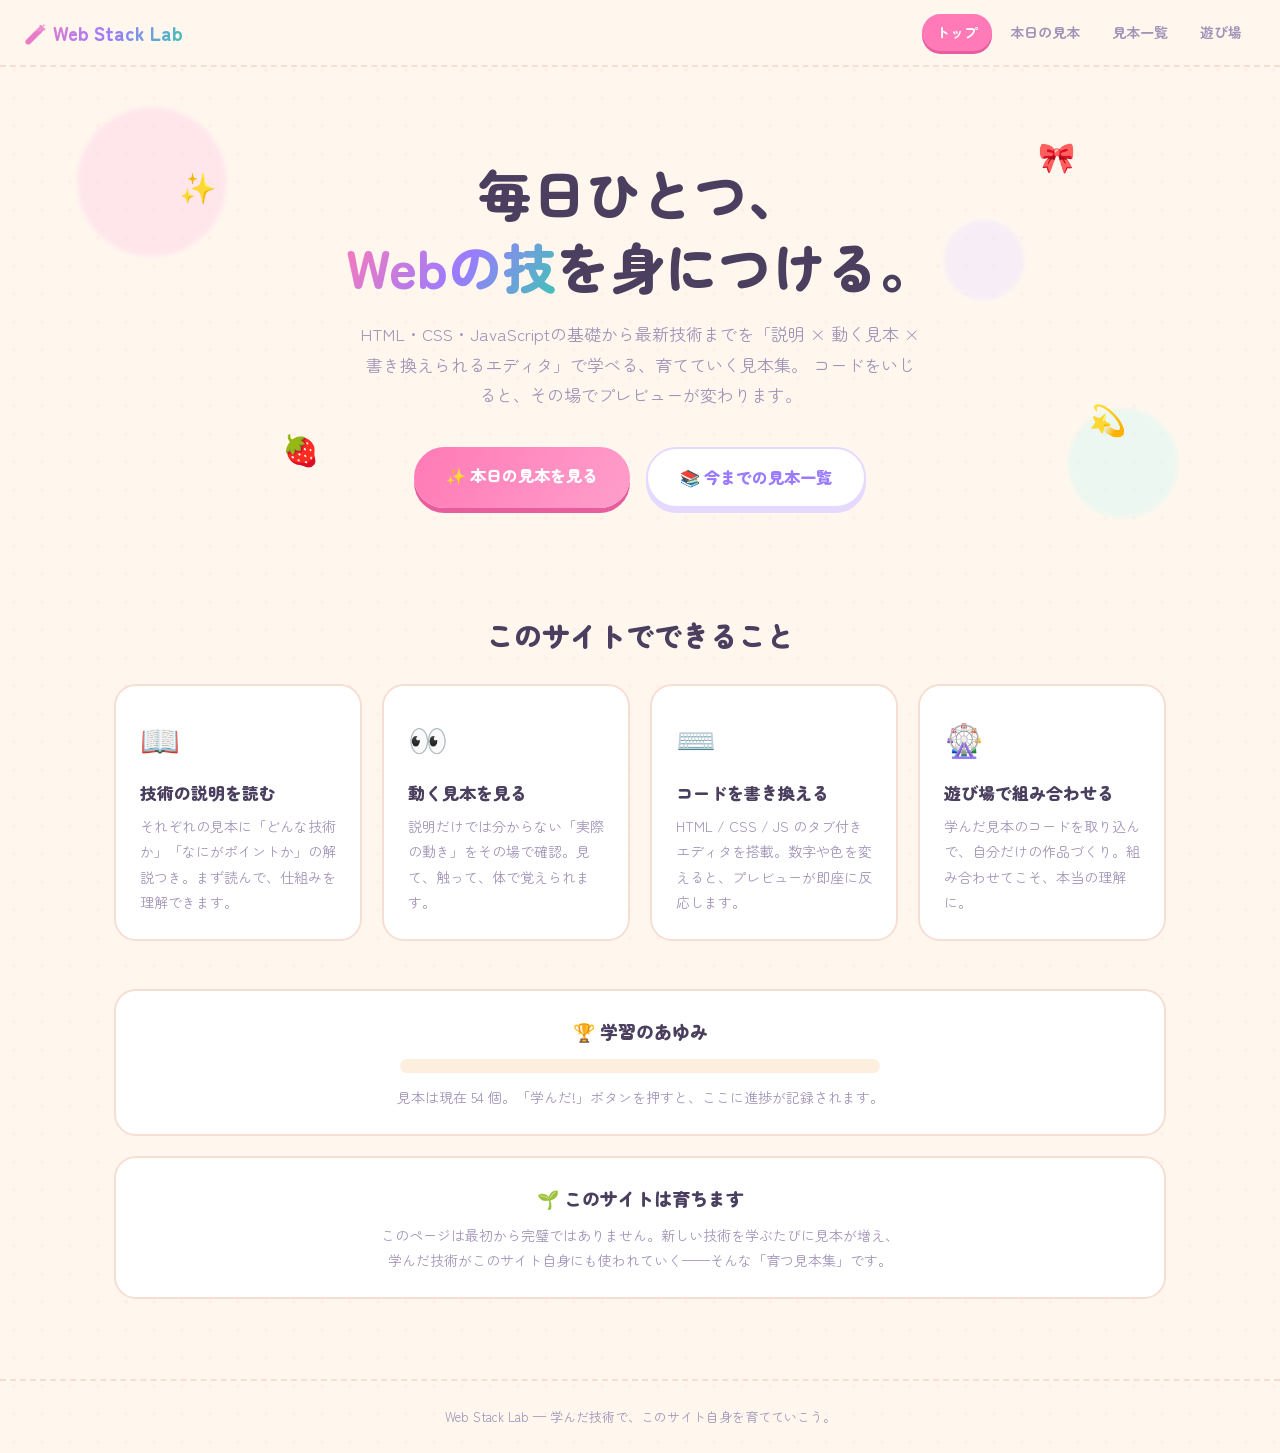
<file: index.html>
<!DOCTYPE html>
<html lang="ja">
<head>
  <meta charset="UTF-8">
  <meta name="viewport" content="width=device-width, initial-scale=1.0">
  <title>Web Stack Lab — 毎日ひとつ、Webの技を。</title>
  <link rel="stylesheet" href="css/style.css">
</head>
<body>
  <header class="site-header">
    <a class="site-logo" href="index.html">🧪 Web Stack Lab</a>
    <nav class="site-nav">
      <a href="index.html" class="is-current">トップ</a>
      <a href="today.html">本日の見本</a>
      <a href="samples.html">見本一覧</a>
      <a href="playground.html">遊び場</a>
    </nav>
  </header>

  <section class="hero">
    <div class="blob blob-1"></div>
    <div class="blob blob-2"></div>
    <div class="blob blob-3"></div>
    <span class="deco deco-1">✨</span>
    <span class="deco deco-2">🎀</span>
    <span class="deco deco-3">🍓</span>
    <span class="deco deco-4">💫</span>

    <h1>毎日ひとつ、<br><span class="gradient-text">Webの技</span>を身につける。</h1>
    <p>
      HTML・CSS・JavaScriptの基礎から最新技術までを「説明 × 動く見本 × 書き換えられるエディタ」で学べる、育てていく見本集。
      コードをいじると、その場でプレビューが変わります。
    </p>
    <div class="hero-buttons">
      <a class="btn btn-primary" href="today.html">✨ 本日の見本を見る</a>
      <a class="btn btn-secondary" href="samples.html">📚 今までの見本一覧</a>
    </div>
  </section>

  <main class="page">
    <h2 class="page-title" style="text-align:center;">このサイトでできること</h2>
    <div class="features">
      <div class="feature">
        <div class="icon">📖</div>
        <h3>技術の説明を読む</h3>
        <p>それぞれの見本に「どんな技術か」「なにがポイントか」の解説つき。まず読んで、仕組みを理解できます。</p>
      </div>
      <div class="feature">
        <div class="icon">👀</div>
        <h3>動く見本を見る</h3>
        <p>説明だけでは分からない「実際の動き」をその場で確認。見て、触って、体で覚えられます。</p>
      </div>
      <div class="feature">
        <div class="icon">⌨️</div>
        <h3>コードを書き換える</h3>
        <p>HTML / CSS / JS のタブ付きエディタを搭載。数字や色を変えると、プレビューが即座に反応します。</p>
      </div>
      <div class="feature">
        <div class="icon">🎡</div>
        <h3>遊び場で組み合わせる</h3>
        <p>学んだ見本のコードを取り込んで、自分だけの作品づくり。組み合わせてこそ、本当の理解に。</p>
      </div>
    </div>

    <div class="progress-box">
      <h2>🏆 学習のあゆみ</h2>
      <div class="progress-bar">
        <div class="progress-fill" id="progressFill" style="width: 0%"></div>
      </div>
      <p class="progress-text" id="progressText"></p>
    </div>

    <div class="progress-box" style="margin-top: 20px;">
      <h2>🌱 このサイトは育ちます</h2>
      <p class="progress-text">
        このページは最初から完璧ではありません。新しい技術を学ぶたびに見本が増え、<br>
        学んだ技術がこのサイト自身にも使われていく——そんな「育つ見本集」です。
      </p>
    </div>
  </main>

  <footer class="site-footer">
    Web Stack Lab — 学んだ技術で、このサイト自身を育てていこう。
  </footer>

  <script src="js/data.js"></script>
  <script>
    // 学習進捗を表示する
    const learned = getLearnedIds().filter((id) => findSample(id));
    const total = SAMPLES.length;
    const percent = total ? Math.round((learned.length / total) * 100) : 0;

    document.getElementById("progressFill").style.width = percent + "%";
    document.getElementById("progressText").textContent =
      learned.length === 0
        ? `見本は現在 ${total} 個。「学んだ!」ボタンを押すと、ここに進捗が記録されます。`
        : `${total} 個の見本のうち ${learned.length} 個を学びました (${percent}%)。この調子!`;
  </script>
</body>
</html>
</file>
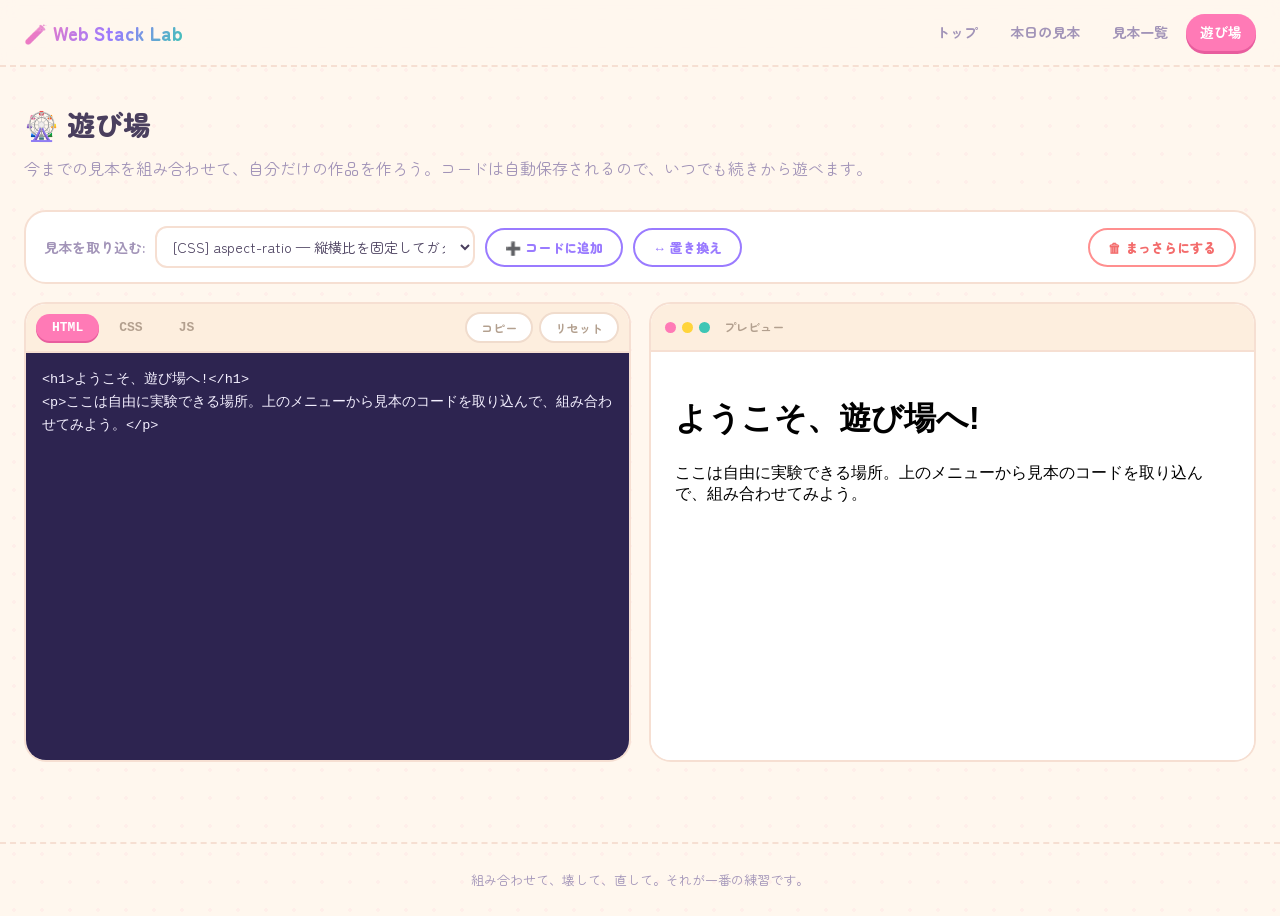
<file: playground.html>
<!DOCTYPE html>
<html lang="ja">
<head>
  <meta charset="UTF-8">
  <meta name="viewport" content="width=device-width, initial-scale=1.0">
  <title>遊び場 — Web Stack Lab</title>
  <link rel="stylesheet" href="css/style.css">
</head>
<body>
  <header class="site-header">
    <a class="site-logo" href="index.html">🧪 Web Stack Lab</a>
    <nav class="site-nav">
      <a href="index.html">トップ</a>
      <a href="today.html">本日の見本</a>
      <a href="samples.html">見本一覧</a>
      <a href="playground.html" class="is-current">遊び場</a>
    </nav>
  </header>

  <main class="page page-wide">
    <h1 class="page-title">🎡 遊び場</h1>
    <p class="page-lead">
      今までの見本を組み合わせて、自分だけの作品を作ろう。コードは自動保存されるので、いつでも続きから遊べます。
    </p>

    <div class="playground-controls">
      <label for="sampleSelect">見本を取り込む:</label>
      <select id="sampleSelect"></select>
      <button class="control-btn" id="appendBtn" title="今のコードの末尾に見本のコードを追加します">➕ コードに追加</button>
      <button class="control-btn" id="replaceBtn" title="今のコードを消して見本のコードに置き換えます">↔ 置き換え</button>
      <span class="spacer"></span>
      <span class="save-status" id="saveStatus"></span>
      <button class="control-btn is-danger" id="clearBtn">🗑 まっさらにする</button>
    </div>

    <div id="editor"></div>
  </main>

  <footer class="site-footer">
    組み合わせて、壊して、直して。それが一番の練習です。
  </footer>

  <script src="js/data.js"></script>
  <script src="js/editor.js"></script>
  <script>
    const STORAGE_KEY = "sws-playground";

    const DEFAULT_CODE = {
      html: `<h1>ようこそ、遊び場へ!</h1>
<p>ここは自由に実験できる場所。上のメニューから見本のコードを取り込んで、組み合わせてみよう。</p>`,
      css: `body {
  font-family: sans-serif;
  padding: 16px;
}`,
      js: ``,
    };

    // 前回のコードがあれば復元する
    let saved = null;
    try {
      saved = JSON.parse(localStorage.getItem(STORAGE_KEY));
    } catch {}

    const saveStatus = document.getElementById("saveStatus");
    let saveTimer = null;

    const editor = createEditor(
      document.getElementById("editor"),
      saved || DEFAULT_CODE,
      {
        onChange(code) {
          // 書き換えのたびに自動保存
          localStorage.setItem(STORAGE_KEY, JSON.stringify(code));
          saveStatus.textContent = "💾 保存しました";
          clearTimeout(saveTimer);
          saveTimer = setTimeout(() => (saveStatus.textContent = ""), 1500);
        },
      }
    );

    // 見本のセレクトボックスを作る(新しい順)
    const select = document.getElementById("sampleSelect");
    select.innerHTML = [...SAMPLES]
      .sort((a, b) => b.date.localeCompare(a.date))
      .map((s) => `<option value="${s.id}">[${s.category}] ${s.title}</option>`)
      .join("");

    document.getElementById("appendBtn").addEventListener("click", () => {
      const s = findSample(select.value);
      if (!s) return;
      editor.appendCode({ html: s.html, css: s.css, js: s.js });
    });

    document.getElementById("replaceBtn").addEventListener("click", () => {
      const s = findSample(select.value);
      if (!s) return;
      if (!confirm(`今のコードを「${s.title}」のコードに置き換えます。よろしいですか?`)) return;
      editor.setCode({ html: s.html, css: s.css, js: s.js });
    });

    document.getElementById("clearBtn").addEventListener("click", () => {
      if (!confirm("コードをすべて消して、まっさらな状態に戻します。よろしいですか?")) return;
      editor.setCode({ html: "", css: "", js: "" });
    });
  </script>
</body>
</html>
</file>
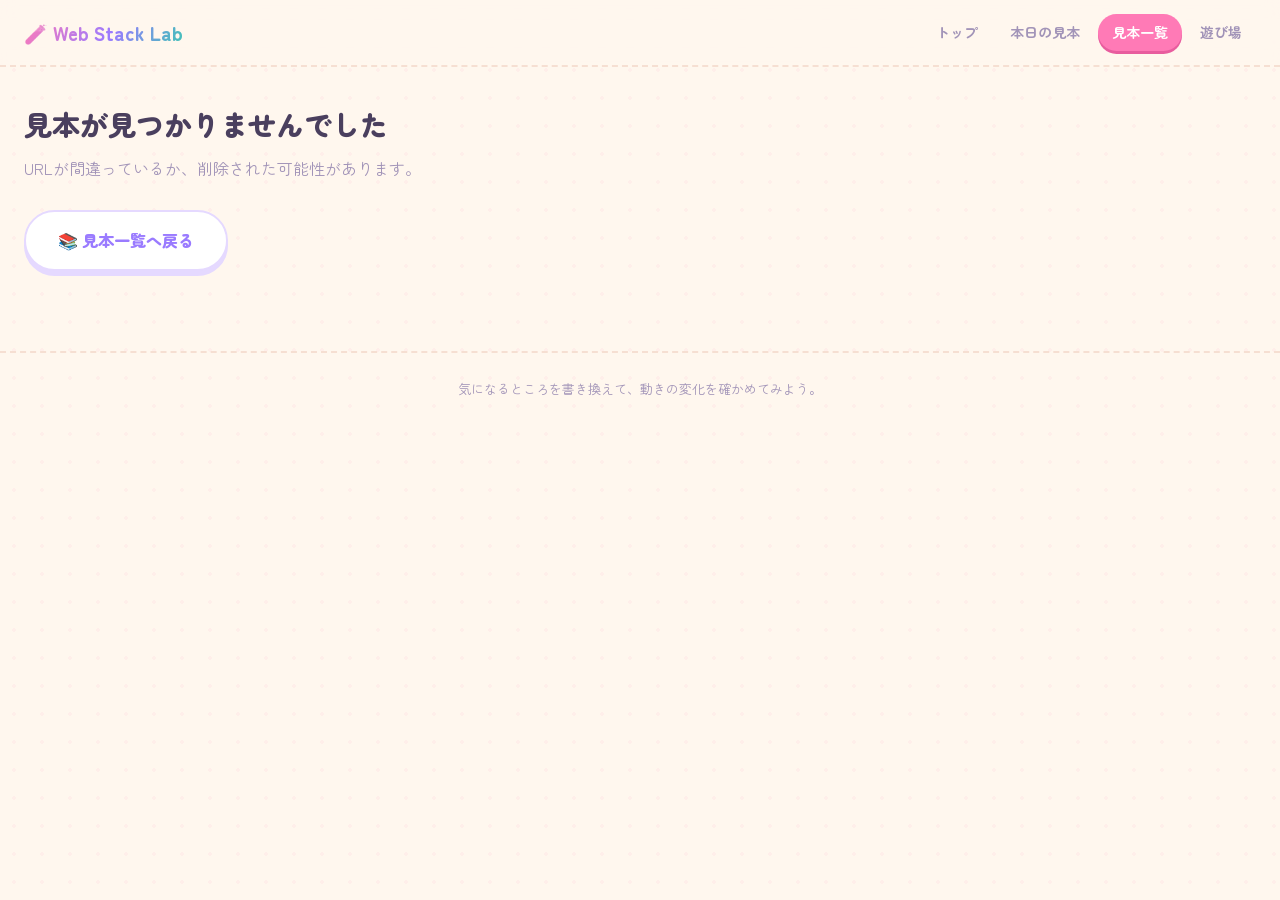
<file: sample.html>
<!DOCTYPE html>
<html lang="ja">
<head>
  <meta charset="UTF-8">
  <meta name="viewport" content="width=device-width, initial-scale=1.0">
  <title>見本詳細 — Web Stack Lab</title>
  <link rel="stylesheet" href="css/style.css">
</head>
<body>
  <header class="site-header">
    <a class="site-logo" href="index.html">🧪 Web Stack Lab</a>
    <nav class="site-nav">
      <a href="index.html">トップ</a>
      <a href="today.html">本日の見本</a>
      <a href="samples.html" class="is-current">見本一覧</a>
      <a href="playground.html">遊び場</a>
    </nav>
  </header>

  <main class="page page-wide">
    <p style="margin: 0 0 16px;">
      <a href="samples.html" style="color: var(--text-dim); text-decoration: none; font-size: 14px;">← 見本一覧へ戻る</a>
    </p>

    <div class="sample-head" id="sampleHead"></div>
    <p class="sample-description" id="sampleDescription"></p>
    <ul class="sample-points" id="samplePoints"></ul>
    <div id="sampleDetail"></div>

    <p style="margin: 0 0 20px;">
      <button class="learned-btn" id="learnedBtn"></button>
    </p>

    <div id="editor"></div>
  </main>

  <footer class="site-footer">
    気になるところを書き換えて、動きの変化を確かめてみよう。
  </footer>

  <script src="js/data.js"></script>
  <script src="js/details.js"></script>
  <script src="js/editor.js"></script>
  <script src="js/sample-page.js"></script>
  <script>
    // URLの ?id=xxx から表示する見本を決める
    const id = new URLSearchParams(location.search).get("id");
    renderSamplePage(findSample(id));
  </script>
</body>
</html>
</file>
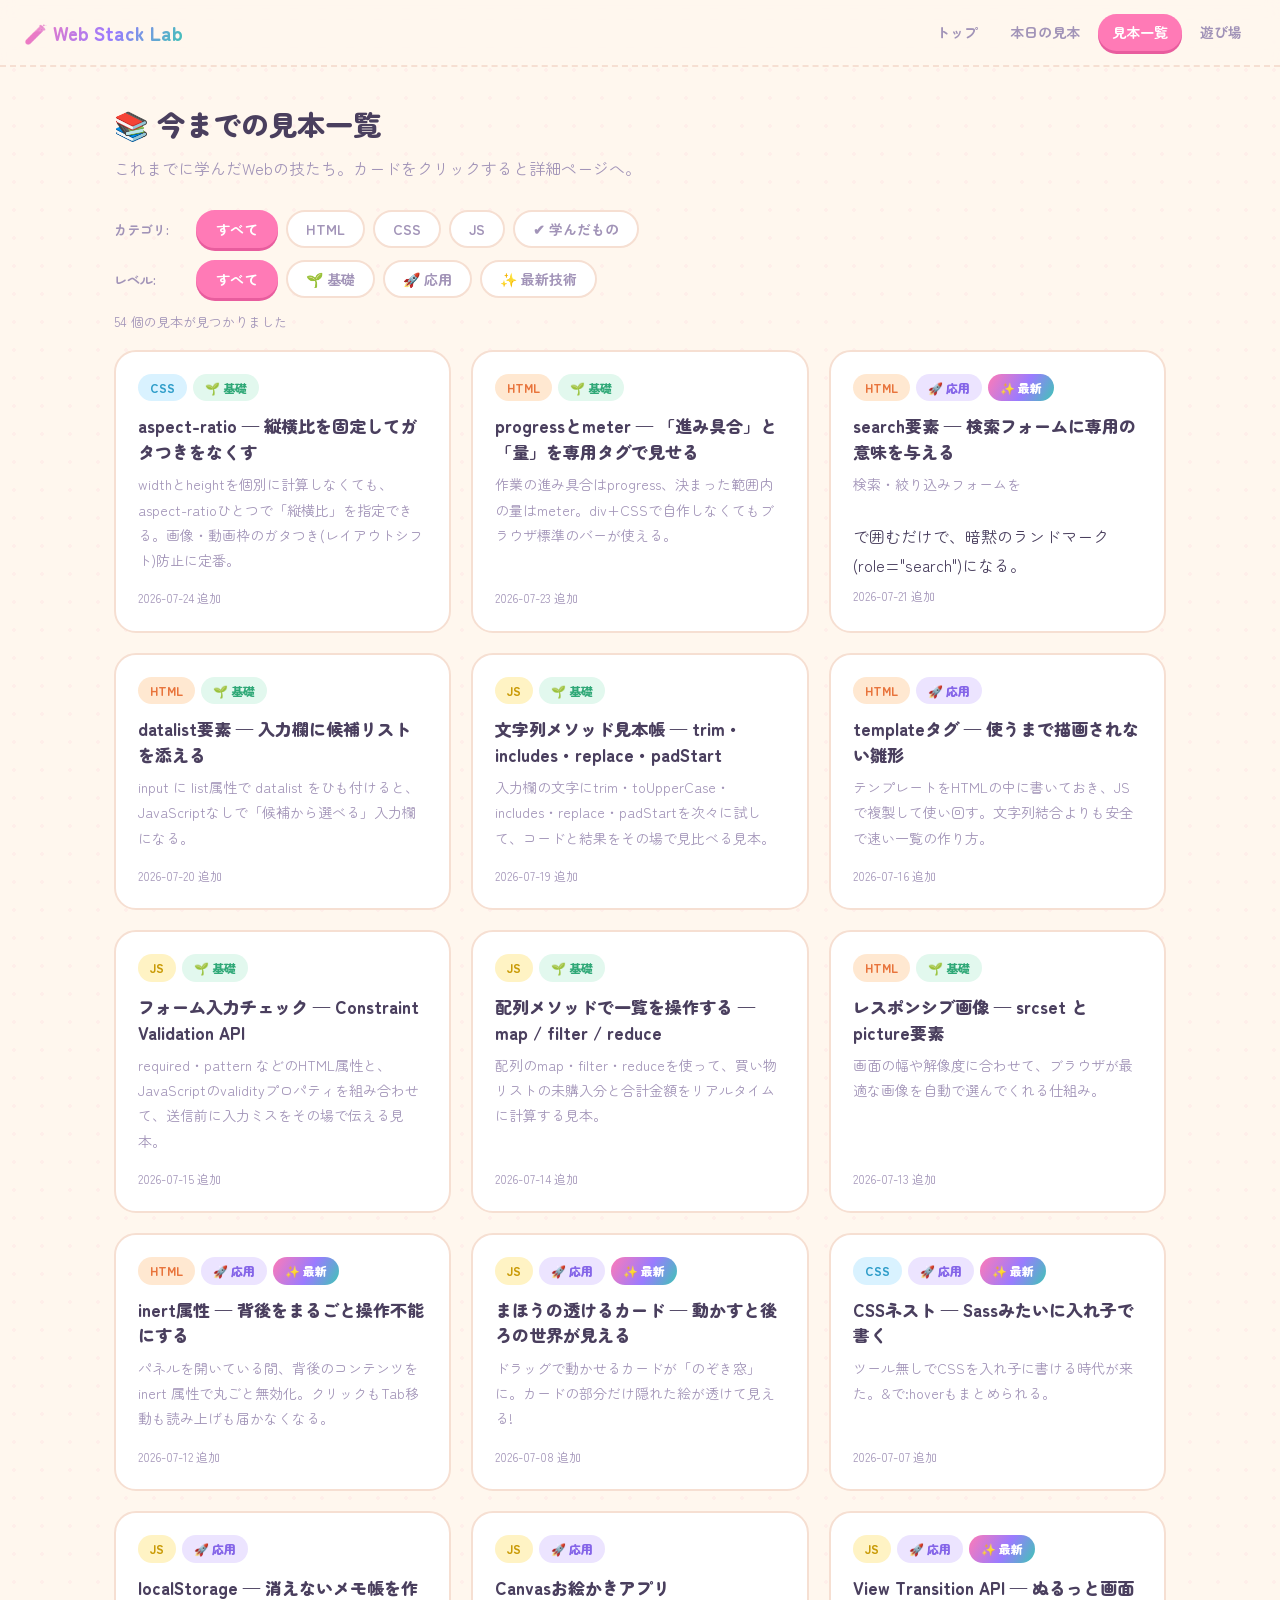
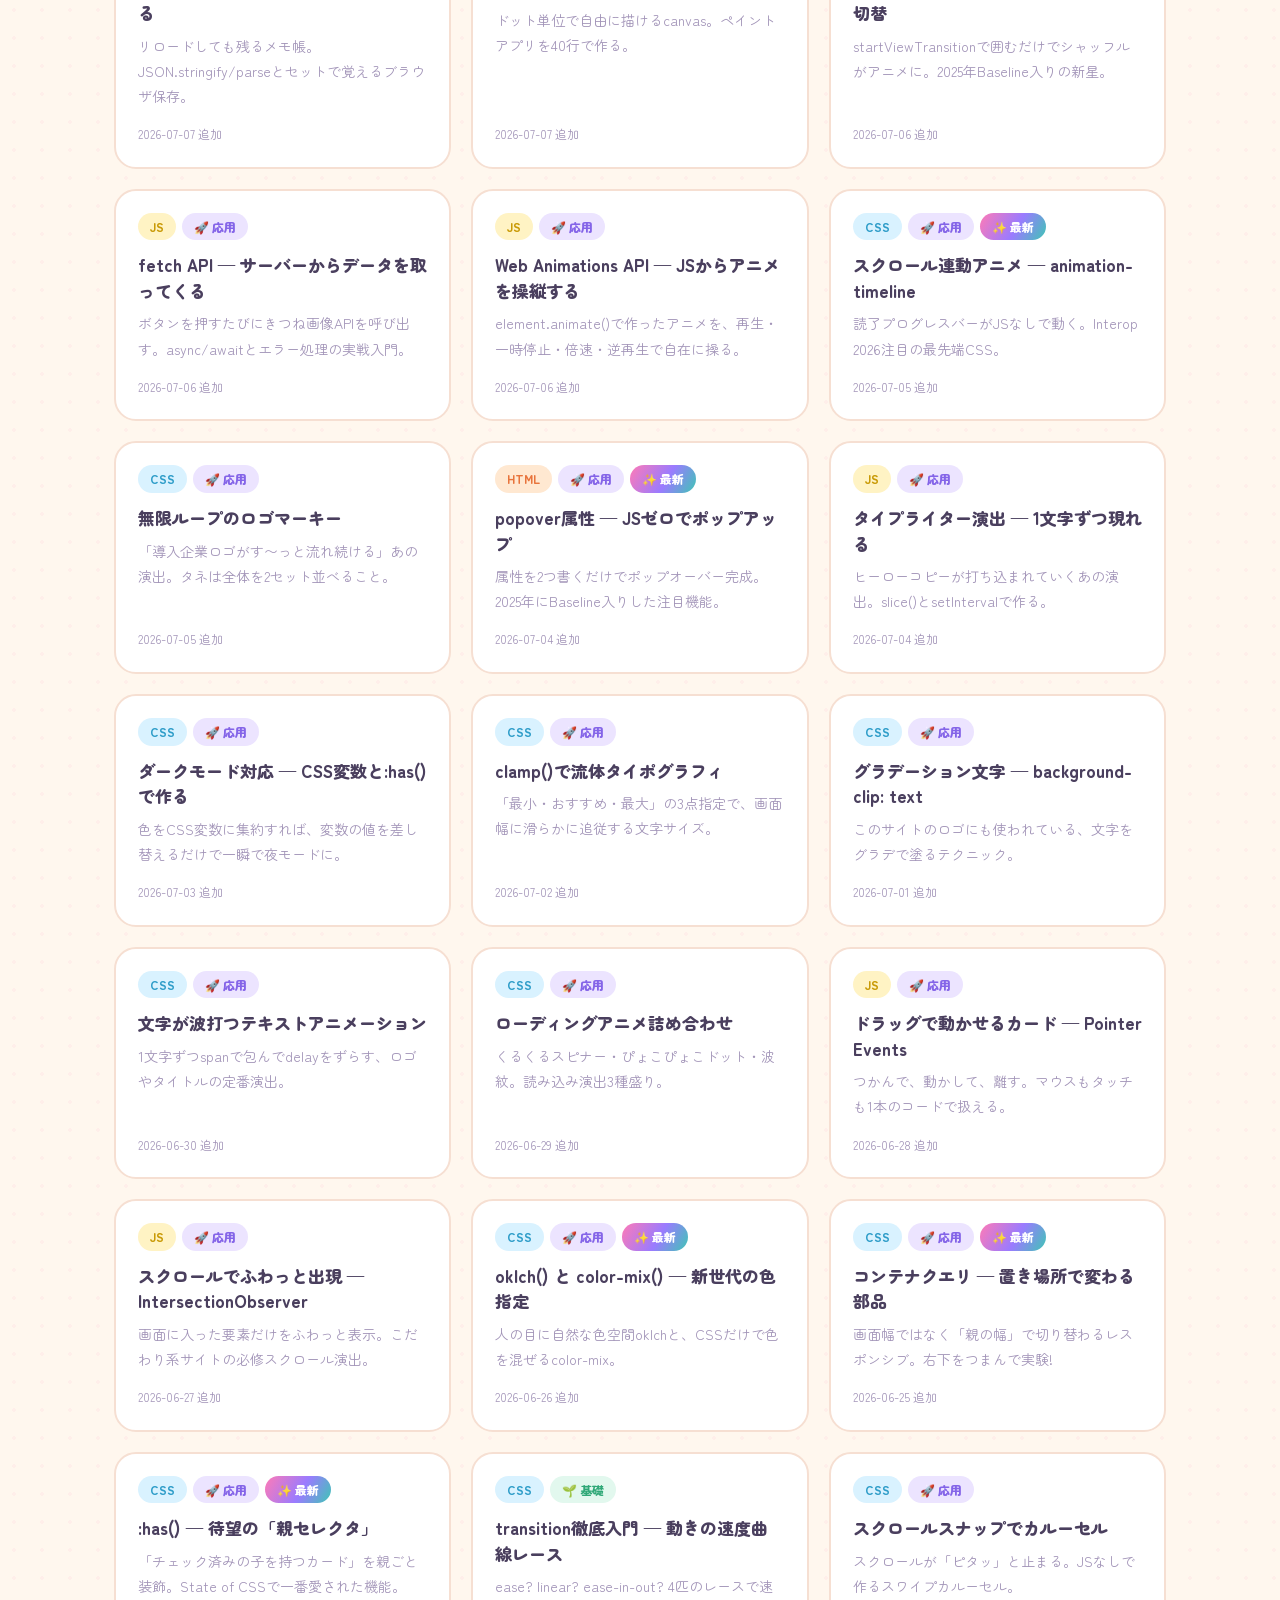
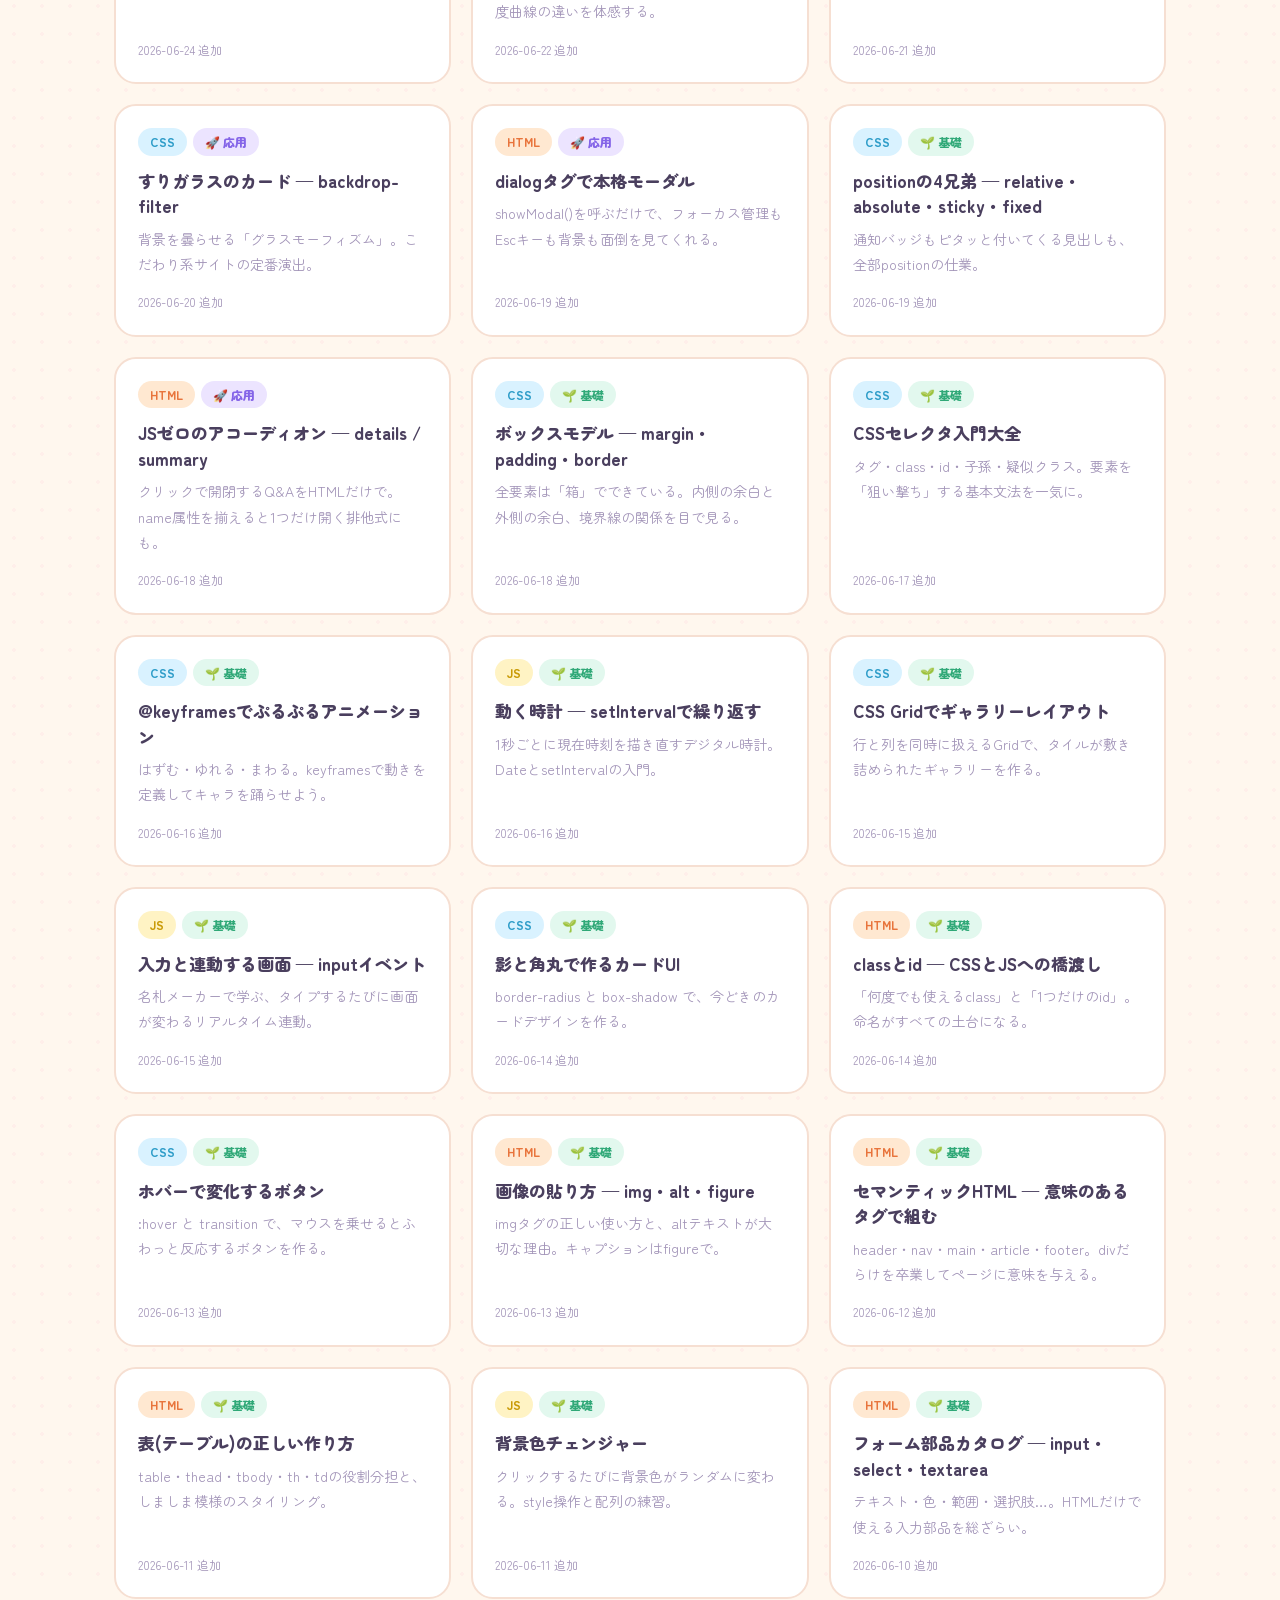
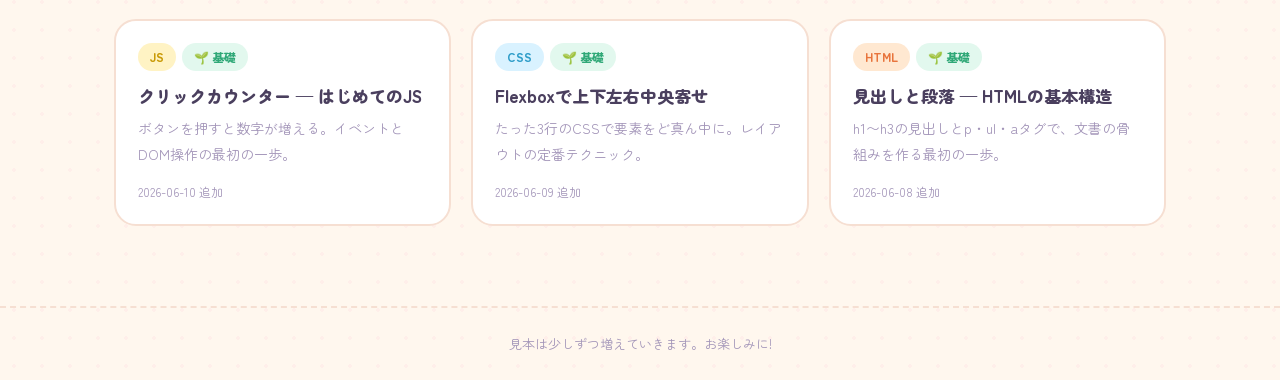
<file: samples.html>
<!DOCTYPE html>
<html lang="ja">
<head>
  <meta charset="UTF-8">
  <meta name="viewport" content="width=device-width, initial-scale=1.0">
  <title>見本一覧 — Web Stack Lab</title>
  <link rel="stylesheet" href="css/style.css">
</head>
<body>
  <header class="site-header">
    <a class="site-logo" href="index.html">🧪 Web Stack Lab</a>
    <nav class="site-nav">
      <a href="index.html">トップ</a>
      <a href="today.html">本日の見本</a>
      <a href="samples.html" class="is-current">見本一覧</a>
      <a href="playground.html">遊び場</a>
    </nav>
  </header>

  <main class="page">
    <h1 class="page-title">📚 今までの見本一覧</h1>
    <p class="page-lead">これまでに学んだWebの技たち。カードをクリックすると詳細ページへ。</p>

    <div class="filter-bar" id="categoryBar">
      <span class="filter-label">カテゴリ:</span>
      <button class="filter-btn is-active" data-filter="all">すべて</button>
      <button class="filter-btn" data-filter="HTML">HTML</button>
      <button class="filter-btn" data-filter="CSS">CSS</button>
      <button class="filter-btn" data-filter="JS">JS</button>
      <button class="filter-btn" data-filter="learned">✔ 学んだもの</button>
    </div>
    <div class="filter-bar" id="levelBar">
      <span class="filter-label">レベル:</span>
      <button class="filter-btn is-active" data-filter="all">すべて</button>
      <button class="filter-btn" data-filter="基礎">🌱 基礎</button>
      <button class="filter-btn" data-filter="応用">🚀 応用</button>
      <button class="filter-btn" data-filter="modern">✨ 最新技術</button>
    </div>

    <p class="result-count" id="resultCount"></p>
    <div class="card-grid" id="cardGrid"></div>
  </main>

  <footer class="site-footer">
    見本は少しずつ増えていきます。お楽しみに!
  </footer>

  <script src="js/data.js"></script>
  <script>
    const grid = document.getElementById("cardGrid");
    const countEl = document.getElementById("resultCount");
    const learnedIds = getLearnedIds();

    // カテゴリとレベル、2つのフィルタを組み合わせる
    const state = { category: "all", level: "all" };

    function renderCards() {
      // 新しい順に並べる
      const list = [...SAMPLES]
        .sort((a, b) => b.date.localeCompare(a.date))
        .filter((s) => {
          if (state.category === "learned") {
            if (!learnedIds.includes(s.id)) return false;
          } else if (state.category !== "all" && s.category !== state.category) {
            return false;
          }
          if (state.level === "modern") return !!s.modern;
          if (state.level !== "all" && s.level !== state.level) return false;
          return true;
        });

      countEl.textContent = `${list.length} 個の見本が見つかりました`;

      if (list.length === 0) {
        grid.innerHTML = `<p style="color: var(--text-dim);">該当する見本はまだありません。</p>`;
        return;
      }

      grid.innerHTML = list
        .map(
          (s) => `
        <a class="sample-card" href="sample.html?id=${s.id}">
          <div class="card-meta">
            <span class="badge badge-${s.category}">${s.category}</span>
            <span class="badge ${levelBadgeClass(s.level)}">${s.level === "応用" ? "🚀 応用" : "🌱 基礎"}</span>
            ${s.modern ? '<span class="badge badge-new">✨ 最新</span>' : ""}
            ${learnedIds.includes(s.id) ? '<span class="badge badge-learned">✔ 学んだ</span>' : ""}
          </div>
          <h2>${s.title}</h2>
          <p>${s.summary}</p>
          <span class="card-date">${s.date} 追加</span>
        </a>`
        )
        .join("");
    }

    // フィルタボタン(カテゴリ列・レベル列で独立に選択)
    function setupBar(barId, key) {
      const bar = document.getElementById(barId);
      bar.addEventListener("click", (e) => {
        const btn = e.target.closest(".filter-btn");
        if (!btn) return;
        bar.querySelectorAll(".filter-btn").forEach((b) => b.classList.remove("is-active"));
        btn.classList.add("is-active");
        state[key] = btn.dataset.filter;
        renderCards();
      });
    }

    setupBar("categoryBar", "category");
    setupBar("levelBar", "level");
    renderCards();
  </script>
</body>
</html>
</file>
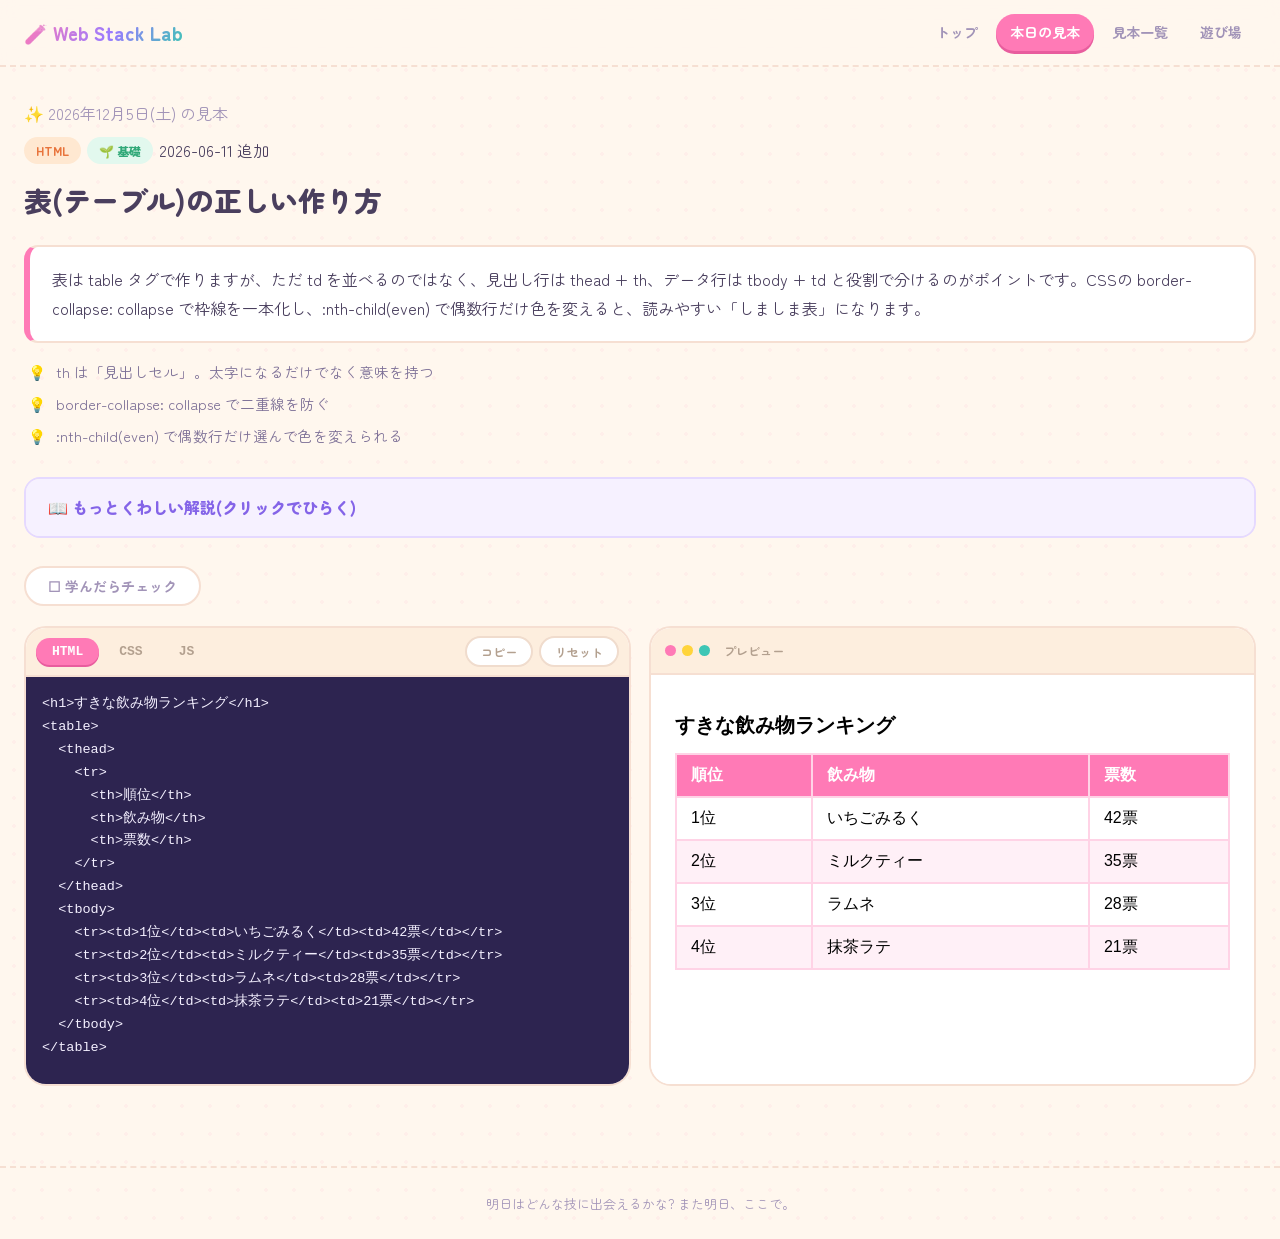
<file: today.html>
<!DOCTYPE html>
<html lang="ja">
<head>
  <meta charset="UTF-8">
  <meta name="viewport" content="width=device-width, initial-scale=1.0">
  <title>本日の見本 — Web Stack Lab</title>
  <link rel="stylesheet" href="css/style.css">
</head>
<body>
  <header class="site-header">
    <a class="site-logo" href="index.html">🧪 Web Stack Lab</a>
    <nav class="site-nav">
      <a href="index.html">トップ</a>
      <a href="today.html" class="is-current">本日の見本</a>
      <a href="samples.html">見本一覧</a>
      <a href="playground.html">遊び場</a>
    </nav>
  </header>

  <main class="page page-wide">
    <p class="page-lead" id="todayDate" style="margin-bottom: 8px;"></p>

    <div class="sample-head" id="sampleHead"></div>
    <p class="sample-description" id="sampleDescription"></p>
    <ul class="sample-points" id="samplePoints"></ul>
    <div id="sampleDetail"></div>

    <p style="margin: 0 0 20px;">
      <button class="learned-btn" id="learnedBtn"></button>
    </p>

    <div id="editor"></div>
  </main>

  <footer class="site-footer">
    明日はどんな技に出会えるかな? また明日、ここで。
  </footer>

  <script src="js/data.js"></script>
  <script src="js/details.js"></script>
  <script src="js/editor.js"></script>
  <script src="js/sample-page.js"></script>
  <script>
    const now = new Date();
    const week = ["日", "月", "火", "水", "木", "金", "土"];
    document.getElementById("todayDate").textContent =
      `✨ ${now.getFullYear()}年${now.getMonth() + 1}月${now.getDate()}日(${week[now.getDay()]}) の見本`;

    renderSamplePage(getTodaysSample());
  </script>
</body>
</html>
</file>
<file: css/style.css>
/* =========================================================
 * Web Stack Lab 共通スタイル — キャンディポップテーマ 🍬
 * ---------------------------------------------------------
 * クリーム色の背景 × パステルカラー × まる文字。
 * CSS変数(:root)を書き換えるだけで全体の配色を変えられる。
 * ========================================================= */

@import url("https://fonts.googleapis.com/css2?family=Zen+Maru+Gothic:wght@500;700;900&family=Baloo+2:wght@600;800&display=swap");

:root {
  --bg: #fff7ee;
  --bg-soft: #fdeede;
  --bg-card: #ffffff;
  --border: #f6dfd2;
  --text: #4a3f5e;
  --text-dim: #a294b8;

  --pink: #ff7ab6;
  --orange: #ffa94d;
  --teal: #3ec6b5;
  --purple: #9a7bff;
  --yellow: #ffd43b;

  --accent: var(--pink);
  --accent-2: var(--purple);
  --accent-3: var(--teal);
  --gradient: linear-gradient(120deg, #ff7ab6, #9a7bff 55%, #3ec6b5);

  /* コードエディタは読みやすさ優先で夜色に */
  --code-bg: #2d2450;
  --code-text: #f4f0ff;

  --radius: 22px;
  --shadow: 0 10px 30px rgba(255, 122, 182, 0.18);
  --font: "Zen Maru Gothic", "Baloo 2", "Hiragino Maru Gothic ProN", "Yu Gothic UI", sans-serif;
  --font-mono: "SF Mono", "Menlo", "Consolas", monospace;
}

* {
  box-sizing: border-box;
}

body {
  margin: 0;
  background: var(--bg);
  /* うっすら水玉模様 */
  background-image: radial-gradient(rgba(255, 122, 182, 0.07) 2px, transparent 2px);
  background-size: 28px 28px;
  color: var(--text);
  font-family: var(--font);
  line-height: 1.8;
}

a {
  color: var(--purple);
}

/* ---------- ヘッダー ---------- */

.site-header {
  position: sticky;
  top: 0;
  z-index: 10;
  display: flex;
  align-items: center;
  justify-content: space-between;
  gap: 16px;
  padding: 14px 24px;
  background: rgba(255, 247, 238, 0.9);
  backdrop-filter: blur(8px);
  border-bottom: 2px dashed var(--border);
}

.site-logo {
  font-size: 19px;
  font-weight: 900;
  text-decoration: none;
  background: var(--gradient);
  -webkit-background-clip: text;
  background-clip: text;
  color: transparent;
  white-space: nowrap;
}

.site-nav {
  display: flex;
  gap: 4px;
  flex-wrap: wrap;
}

.site-nav a {
  color: var(--text-dim);
  text-decoration: none;
  font-size: 14px;
  font-weight: 700;
  padding: 6px 14px;
  border-radius: 999px;
  transition: color 0.2s, background 0.2s, transform 0.2s;
}

.site-nav a:hover {
  color: var(--pink);
  background: #fff;
  transform: rotate(-2deg);
}

.site-nav a.is-current {
  color: #fff;
  background: var(--pink);
  box-shadow: 0 3px 0 #e85d9e;
}

/* ---------- レイアウト ---------- */

.page {
  max-width: 1100px;
  margin: 0 auto;
  padding: 32px 24px 80px;
}

.page-wide {
  max-width: 1400px;
}

.page-title {
  font-size: 28px;
  font-weight: 900;
  margin: 0 0 4px;
}

.page-lead {
  color: var(--text-dim);
  margin: 0 0 28px;
}

/* ---------- トップページ ---------- */

.hero {
  position: relative;
  overflow: hidden;
  text-align: center;
  padding: 90px 24px 70px;
}

.hero h1 {
  font-size: clamp(32px, 6vw, 54px);
  font-weight: 900;
  margin: 0 0 16px;
  line-height: 1.35;
}

.hero h1 .gradient-text {
  background: var(--gradient);
  -webkit-background-clip: text;
  background-clip: text;
  color: transparent;
}

.hero p {
  color: var(--text-dim);
  font-size: 17px;
  max-width: 560px;
  margin: 0 auto 36px;
}

/* ぷかぷか浮かぶパステルの丸 */
.hero .blob {
  position: absolute;
  border-radius: 50%;
  opacity: 0.5;
  filter: blur(2px);
  pointer-events: none;
  animation: float 8s ease-in-out infinite;
}

.blob-1 { width: 150px; height: 150px; background: #ffd6ea; top: 40px;  left: 6%; }
.blob-2 { width: 110px; height: 110px; background: #d9f7f2; bottom: 60px; right: 8%; animation-delay: -3s; }
.blob-3 { width: 80px;  height: 80px;  background: #eee4ff; top: 30%; right: 20%; animation-delay: -6s; }

/* ゆらゆら浮かぶ絵文字の飾り */
.hero .deco {
  position: absolute;
  font-size: 30px;
  pointer-events: none;
  animation: float 6s ease-in-out infinite;
}

.deco-1 { top: 18%; left: 14%; animation-delay: -1s; }
.deco-2 { top: 12%; right: 16%; animation-delay: -2.5s; font-size: 24px; }
.deco-3 { bottom: 20%; left: 22%; animation-delay: -4s; font-size: 26px; }
.deco-4 { bottom: 26%; right: 12%; animation-delay: -5s; }

@keyframes float {
  0%, 100% { transform: translateY(0) rotate(-4deg); }
  50%      { transform: translateY(-22px) rotate(5deg); }
}

.hero-buttons {
  display: flex;
  gap: 16px;
  justify-content: center;
  flex-wrap: wrap;
}

/* キャンディ風ぷにぷにボタン */
.btn {
  display: inline-block;
  font-family: var(--font);
  font-size: 16px;
  font-weight: 800;
  text-decoration: none;
  padding: 14px 32px;
  border-radius: 999px;
  border: none;
  cursor: pointer;
  transition: transform 0.15s ease, box-shadow 0.15s ease;
}

.btn-primary {
  color: white;
  background: linear-gradient(120deg, #ff7ab6, #ff9ecb);
  box-shadow: 0 5px 0 #e85d9e;
}

.btn-secondary {
  color: var(--purple);
  background: #fff;
  border: 2px solid #e5d9ff;
  box-shadow: 0 5px 0 #e5d9ff;
}

.btn:hover {
  transform: translateY(-3px);
}

.btn:active {
  transform: translateY(2px);
  box-shadow: 0 2px 0 #e85d9e;
}

.btn-secondary:active {
  box-shadow: 0 2px 0 #e5d9ff;
}

/* トップの説明セクション */
.features {
  display: grid;
  grid-template-columns: repeat(auto-fit, minmax(240px, 1fr));
  gap: 20px;
  margin-top: 24px;
}

.feature {
  background: var(--bg-card);
  border: 2px solid var(--border);
  border-radius: var(--radius);
  padding: 24px;
  transition: transform 0.25s ease, box-shadow 0.25s ease;
}

.feature:hover {
  transform: translateY(-5px) rotate(-1deg);
  box-shadow: var(--shadow);
}

.feature .icon {
  font-size: 32px;
}

.feature h3 {
  margin: 10px 0 6px;
  font-size: 17px;
  font-weight: 800;
}

.feature p {
  margin: 0;
  color: var(--text-dim);
  font-size: 14px;
}

/* 学習進捗 */
.progress-box {
  margin-top: 48px;
  background: var(--bg-card);
  border: 2px solid var(--border);
  border-radius: var(--radius);
  padding: 24px;
  text-align: center;
}

.progress-box h2 {
  margin: 0 0 8px;
  font-size: 18px;
  font-weight: 800;
}

.progress-bar {
  height: 14px;
  background: var(--bg-soft);
  border-radius: 999px;
  overflow: hidden;
  margin: 12px auto;
  max-width: 480px;
}

.progress-fill {
  height: 100%;
  background: var(--gradient);
  border-radius: 999px;
  transition: width 0.6s ease;
}

.progress-text {
  color: var(--text-dim);
  font-size: 14px;
  margin: 0;
}

/* ---------- カード一覧 ---------- */

.filter-bar {
  display: flex;
  align-items: center;
  gap: 8px;
  flex-wrap: wrap;
  margin-bottom: 12px;
}

.filter-label {
  font-size: 13px;
  font-weight: 700;
  color: var(--text-dim);
  min-width: 74px;
}

.filter-bar:last-of-type {
  margin-bottom: 26px;
}

.filter-btn {
  font-family: var(--font);
  font-size: 14px;
  font-weight: 700;
  padding: 7px 18px;
  border-radius: 999px;
  border: 2px solid var(--border);
  background: #fff;
  color: var(--text-dim);
  cursor: pointer;
  transition: all 0.2s;
}

.filter-btn:hover {
  color: var(--pink);
  border-color: var(--pink);
  transform: rotate(-2deg);
}

.filter-btn.is-active {
  background: var(--pink);
  border-color: var(--pink);
  color: white;
  box-shadow: 0 3px 0 #e85d9e;
}

.result-count {
  color: var(--text-dim);
  font-size: 13px;
  margin: 0 0 16px;
}

.card-grid {
  display: grid;
  grid-template-columns: repeat(auto-fill, minmax(280px, 1fr));
  gap: 20px;
}

.sample-card {
  display: flex;
  flex-direction: column;
  background: var(--bg-card);
  border: 2px solid var(--border);
  border-radius: var(--radius);
  padding: 22px;
  text-decoration: none;
  color: var(--text);
  transition: transform 0.25s ease, border-color 0.25s ease, box-shadow 0.25s ease;
}

.sample-card:hover {
  transform: translateY(-6px) rotate(-1deg);
  border-color: #ffc4de;
  box-shadow: var(--shadow);
}

.sample-card .card-meta {
  display: flex;
  align-items: center;
  gap: 6px;
  flex-wrap: wrap;
  margin-bottom: 12px;
}

.sample-card h2 {
  font-size: 17px;
  font-weight: 800;
  margin: 0 0 8px;
  line-height: 1.5;
}

.sample-card p {
  margin: 0;
  color: var(--text-dim);
  font-size: 14px;
  flex: 1;
}

.sample-card .card-date {
  margin-top: 14px;
  font-size: 12px;
  color: var(--text-dim);
}

.badge {
  font-size: 12px;
  font-weight: 800;
  padding: 3px 12px;
  border-radius: 999px;
}

.badge-HTML { background: #ffe8d1; color: #e8743c; }
.badge-CSS  { background: #d9f2ff; color: #2f9dc9; }
.badge-JS   { background: #fff3c4; color: #c99a06; }

.badge-level {
  background: #e2f8ee;
  color: #2fa877;
}

.badge-level-advanced {
  background: #ece4ff;
  color: #8464e8;
}

.badge-new {
  background: var(--gradient);
  color: #fff;
}

.badge-learned {
  background: #e2f8ee;
  color: #2fa877;
}

/* ---------- 見本詳細 / 本日の見本 ---------- */

.sample-head {
  margin-bottom: 20px;
}

.sample-head .card-meta {
  display: flex;
  align-items: center;
  gap: 6px;
  flex-wrap: wrap;
  margin-bottom: 10px;
}

.sample-description {
  background: #fff;
  border: 2px solid var(--border);
  border-left: 6px solid var(--pink);
  border-radius: 14px;
  padding: 18px 22px;
  margin: 0 0 16px;
  color: var(--text);
}

.sample-points {
  margin: 0 0 28px;
  padding: 0 0 0 4px;
  list-style: none;
}

.sample-points li {
  padding-left: 28px;
  position: relative;
  margin-bottom: 6px;
  color: #7c6f96;
  font-size: 14.5px;
}

.sample-points li::before {
  content: "💡";
  position: absolute;
  left: 0;
}

/* もっとくわしい解説アコーディオン */
.deep-dive {
  background: #fff;
  border: 2px solid #e5d9ff;
  border-radius: 16px;
  margin: 0 0 28px;
  overflow: hidden;
}

.deep-dive summary {
  cursor: pointer;
  padding: 14px 22px;
  font-weight: 800;
  color: #8464e8;
  background: #f6f1ff;
  transition: background 0.2s;
  list-style-position: outside;
}

.deep-dive summary:hover {
  background: #eee4ff;
}

.deep-dive[open] summary {
  border-bottom: 2px dashed #e5d9ff;
}

.deep-dive-body {
  padding: 4px 26px 20px;
  font-size: 14.5px;
  line-height: 1.9;
}

.deep-dive-body h4 {
  margin: 20px 0 6px;
  font-size: 15px;
  color: #c2447e;
}

.deep-dive-body h4::before {
  content: "🍭 ";
}

.deep-dive-body p {
  margin: 0 0 10px;
  color: #5d5375;
}

.deep-dive-body ul {
  margin: 0 0 10px;
  padding-left: 22px;
  color: #5d5375;
}

.deep-dive-body li {
  margin-bottom: 4px;
}

.deep-dive-body code {
  background: #f3edff;
  color: #8464e8;
  padding: 1px 7px;
  border-radius: 6px;
  font-size: 12.5px;
  font-family: var(--font-mono);
}

.learned-btn {
  font-family: var(--font);
  font-size: 14px;
  font-weight: 700;
  padding: 8px 22px;
  border-radius: 999px;
  border: 2px solid var(--border);
  background: #fff;
  color: var(--text-dim);
  cursor: pointer;
  transition: all 0.2s;
}

.learned-btn:hover {
  border-color: #2fa877;
  color: #2fa877;
}

.learned-btn.is-learned {
  background: #e2f8ee;
  border-color: #2fa877;
  color: #2fa877;
  box-shadow: 0 3px 0 #bfe9d6;
}

/* ---------- エディタ + プレビュー ---------- */

.editor-wrap {
  display: grid;
  grid-template-columns: 1fr 1fr;
  gap: 18px;
  align-items: stretch;
}

.editor-pane,
.preview-pane {
  display: flex;
  flex-direction: column;
  background: var(--bg-card);
  border: 2px solid var(--border);
  border-radius: var(--radius);
  overflow: hidden;
  min-height: 460px;
}

.editor-toolbar {
  display: flex;
  align-items: center;
  justify-content: space-between;
  padding: 8px 10px;
  border-bottom: 2px solid var(--border);
  background: var(--bg-soft);
}

.editor-tabs {
  display: flex;
  gap: 4px;
}

.editor-tab {
  font-size: 13px;
  font-weight: 700;
  font-family: var(--font-mono);
  padding: 6px 16px;
  border: none;
  border-radius: 999px;
  background: transparent;
  color: #b3a08f;
  cursor: pointer;
  transition: all 0.15s;
}

.editor-tab:hover {
  color: var(--pink);
}

.editor-tab.is-active {
  background: var(--pink);
  color: white;
  box-shadow: 0 2px 0 #e85d9e;
}

.editor-actions {
  display: flex;
  gap: 6px;
}

.editor-action {
  font-family: var(--font);
  font-size: 12px;
  font-weight: 700;
  padding: 5px 14px;
  border: 2px solid #f0dccd;
  border-radius: 999px;
  background: #fff;
  color: #b3a08f;
  cursor: pointer;
  transition: all 0.15s;
}

.editor-action:hover {
  color: var(--pink);
  border-color: var(--pink);
}

.editor-area {
  flex: 1;
  width: 100%;
  resize: none;
  border: none;
  outline: none;
  padding: 16px;
  background: var(--code-bg);
  color: var(--code-text);
  caret-color: var(--pink);
  font-family: var(--font-mono);
  font-size: 13.5px;
  line-height: 1.7;
  tab-size: 2;
}

.editor-area.is-hidden {
  display: none;
}

.preview-toolbar {
  display: flex;
  align-items: center;
  gap: 6px;
  padding: 12px 14px;
  border-bottom: 2px solid var(--border);
  background: var(--bg-soft);
}

.preview-dot {
  width: 11px;
  height: 11px;
  border-radius: 50%;
}

.preview-dot:nth-child(1) { background: var(--pink); }
.preview-dot:nth-child(2) { background: var(--yellow); }
.preview-dot:nth-child(3) { background: var(--teal); }

.preview-label {
  margin-left: 8px;
  font-size: 12px;
  font-weight: 700;
  color: #b3a08f;
}

.preview-frame {
  flex: 1;
  width: 100%;
  border: none;
  background: white;
}

/* ---------- 遊び場 ---------- */

.playground-controls {
  display: flex;
  align-items: center;
  gap: 10px;
  flex-wrap: wrap;
  background: var(--bg-card);
  border: 2px solid var(--border);
  border-radius: var(--radius);
  padding: 14px 18px;
  margin-bottom: 18px;
}

.playground-controls label {
  font-size: 14px;
  font-weight: 700;
  color: var(--text-dim);
}

.playground-controls select {
  font-family: var(--font);
  font-size: 14px;
  padding: 8px 12px;
  border-radius: 12px;
  border: 2px solid var(--border);
  background: #fff;
  color: var(--text);
  max-width: 320px;
}

.playground-controls .spacer {
  flex: 1;
}

.control-btn {
  font-family: var(--font);
  font-size: 13px;
  font-weight: 800;
  padding: 8px 18px;
  border-radius: 999px;
  border: 2px solid var(--purple);
  background: #fff;
  color: var(--purple);
  cursor: pointer;
  transition: all 0.2s;
}

.control-btn:hover {
  background: var(--purple);
  color: white;
  transform: rotate(-2deg);
}

.control-btn.is-danger {
  border-color: #ff8f8f;
  color: #f36c6c;
}

.control-btn.is-danger:hover {
  background: #ff8f8f;
  color: white;
}

.save-status {
  font-size: 12px;
  color: var(--text-dim);
}

/* ---------- フッター ---------- */

.site-footer {
  text-align: center;
  color: var(--text-dim);
  font-size: 13px;
  padding: 24px;
  border-top: 2px dashed var(--border);
}

/* ---------- レスポンシブ ---------- */

@media (max-width: 860px) {
  .editor-wrap {
    grid-template-columns: 1fr;
  }

  .editor-pane,
  .preview-pane {
    min-height: 340px;
  }

  .hero {
    padding: 60px 20px 50px;
  }

  .hero .deco {
    font-size: 22px;
  }
}
</file>
